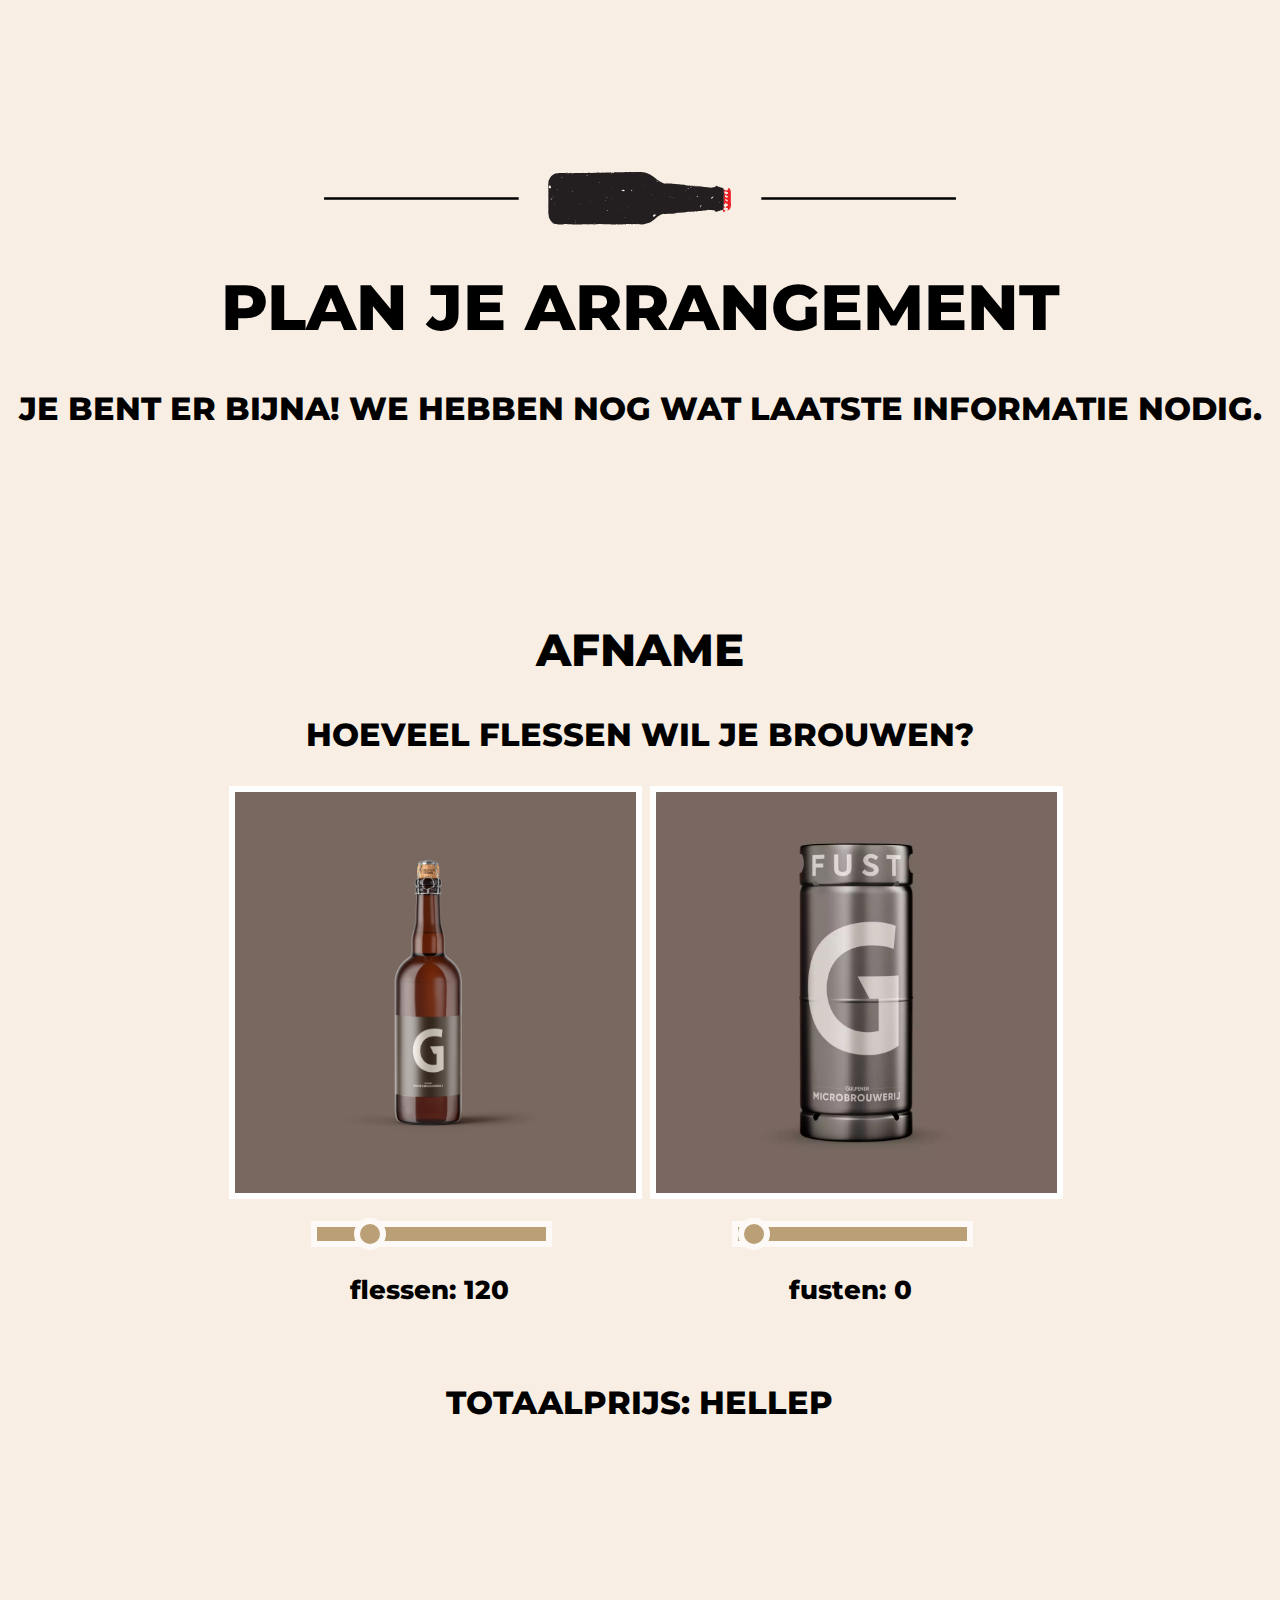
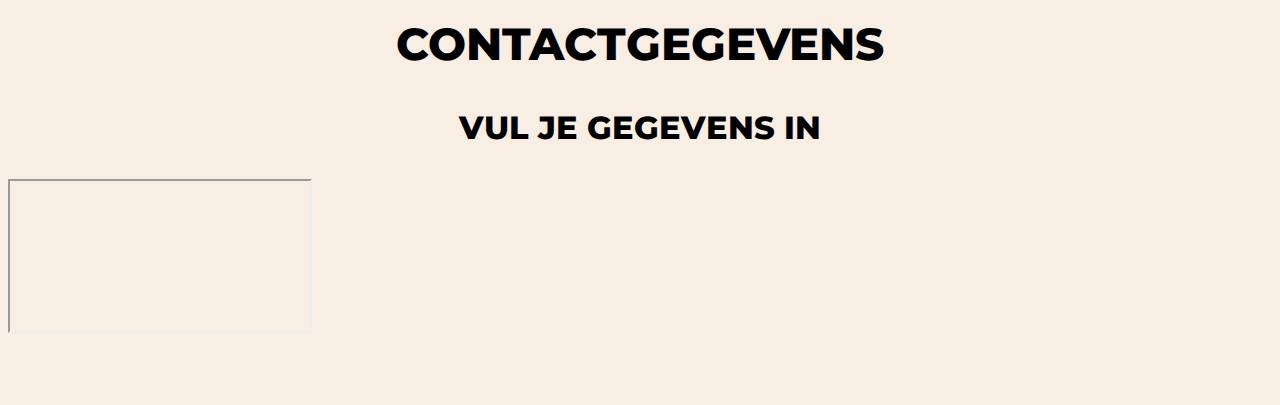
<file: pages/planjearrangement.html>
<html lang="en">
<head>
    <meta charset="UTF-8">
    <meta name="viewport" content="width=device-width, initial-scale=1.0">
    <meta http-equiv="X-UA-Compatible" content="ie=edge">

    <!-- Link main stylesheet -->
    <link rel="stylesheet" href="/css/main.css">
    <!-- Link pagina css -->
    <link rel="stylesheet" href="/css/planjearrangement.css">

    <title>Plan je arrangement - Gulpener</title>
</head>
<body>

    <!-- Slider inputs
        
    <input class="add1" type="range" value=120 max="250" step="1">
    <input class="add2" type="range" value=0 max="250" step="50">
    <p id="total"></p> -->
    
    <section id="intro">
        <img class="center-img" src="/images/bottle.svg" alt="">
        <h1>plan je arrangement</h1>
        <h3>je bent er bijna! we hebben nog wat laatste informatie nodig.</h3>
    </section>

    <section id="afname">
        <h2>Afname</h2>
        <h3>hoeveel flessen wil je brouwen?</h3>
        <div class="grid-container-afname">
            <div class="flessen">
                <img src="/images/fles.webp" alt="">
            </div>
            <div class="fusten">
                <img src="/images/fust.webp" alt="">
            </div>
            <div class="flessen-hoeveelheid">
                <div class="slidecontainer">
                    <input class="slider" id="slider-flessen" type="range" min="90" max="250" value="120" step="1" oninput="sliderChangeFlessen(this.value)">
                    <p>Flessen: <output id="output-flessen">120</output></p>
                </div>
            </div>
            <div class="fusten-hoeveelheid">
                <div class="slidecontainer">
                    <input class="slider" id="slider-fusten" type="range" min="3" max="12" value="0" step="1" oninput="sliderChangeFusten(this.value)">
                    <p>Fusten: <output id="output-fusten">0</output></p>
                </div>
            </div>
            <div class="totaalprijs">
                <h3>Totaalprijs: <output id="output-totaalprijs"></output></h3>
            </div>
          </div>
    </section>


    <section id="recras-form">
        <h2>contactgegevens</h2>
        <h3>Vul je gegevens in</h3>
        <iframe src="https://gulpener.recras.nl/contactformulier/index/id/12"></iframe>
    </section>

    <script src="/scripts/slider2.js"></script>

    <script src="/scripts/doublerange.js"></script>

</body>
</html>
</file>
<file: css/main.css>
/* TODO: Spacing between the sections
is not even because the headings have margins
either remove the margins, or keep them 
the same height for all of the sections */

/* TODO: _onclick for all elements that do something when clicked
eg: clicking the red beer color gives it a black border color
and saves it to an array of an object? */

/* Load in Montserrat font from Google Fonts */
@import url('https://fonts.googleapis.com/css?family=Montserrat:400,800&display=swap');

* { 
  /* background-color: #F8EEE4; */
  font-family: 'Montserrat', sans-serif;
}

html, body {
  background-color: #F8EEE4;
}

/* Spacing between sections */
section {
    padding: 5% 0 5% 0;
}

.center-img {
    display: block;
    margin-left: auto;
    margin-right: auto;
    width: 50%;
    margin-top: 8%;
}

h1, h2, h3, p {
    font-weight: 800;
    text-align: center;
    text-transform: uppercase;
}

h1 {
    font-size: 5vw;
}

h2 {
    font-size: 3.5vw;
}

h3 {
    font-size: 2.5vw
}

p {
  font-size: 2vw;
}
</file>
<file: css/planjearrangement.css>
#intro p, #afname p {
    text-transform: lowercase;
}

/* Sizing the images */
.fusten img, .flessen img {
    width: 100%;
    border: .5vw solid white;
}

/* Slider */

/* Slider */
.slidecontainer {
    width: 60%;
    margin: 0 auto;
  }

  /* FIXME: Remove all borders except for here! */
  .slider, .slider::-webkit-slider-thumb {
    border: .5vw solid white;
  }

  .slider {
    -webkit-appearance: none;
    width: 100%;
    height: 2vw;
    background: #A27F48;
    outline: none;
    opacity: 0.7;
    -webkit-transition: .2s;
    transition: opacity .2s;
  }
  
  .slider:hover {
    opacity: 1;
  }
  
  .slider::-webkit-slider-thumb {
    -webkit-appearance: none;
    appearance: none;
    width: 2.5vw;
    height: 2.5vw;
    border-radius: 50%;
    /* border: .5vw solid white; */
    background: #A27F48;
    cursor: pointer;
  }
  
  .slider::-moz-range-thumb {
    width: 4%;
    height: 4%;
    border-radius: 50%;
    background: #A27F48;
    cursor: pointer;
  }

/* Afname section */
.grid-container-afname {
    display: grid;
    grid-template-columns: .5fr 1fr 1fr .5fr;
    grid-template-rows: 1fr auto .1fr;
    grid-template-areas: 
    ". flessen fusten ." 
    ". flessen-hoeveelheid fusten-hoeveelheid ." 
    ". totaalprijs totaalprijs .";

    grid-gap: 20px;
  }
  
  .flessen { grid-area: flessen; }
  
  .fusten { grid-area: fusten; }
  
  .flessen-hoeveelheid { grid-area: flessen-hoeveelheid; }
  
  .fusten-hoeveelheid { grid-area: fusten-hoeveelheid; }
  
  .totaalprijs { grid-area: totaalprijs; }
</file>
